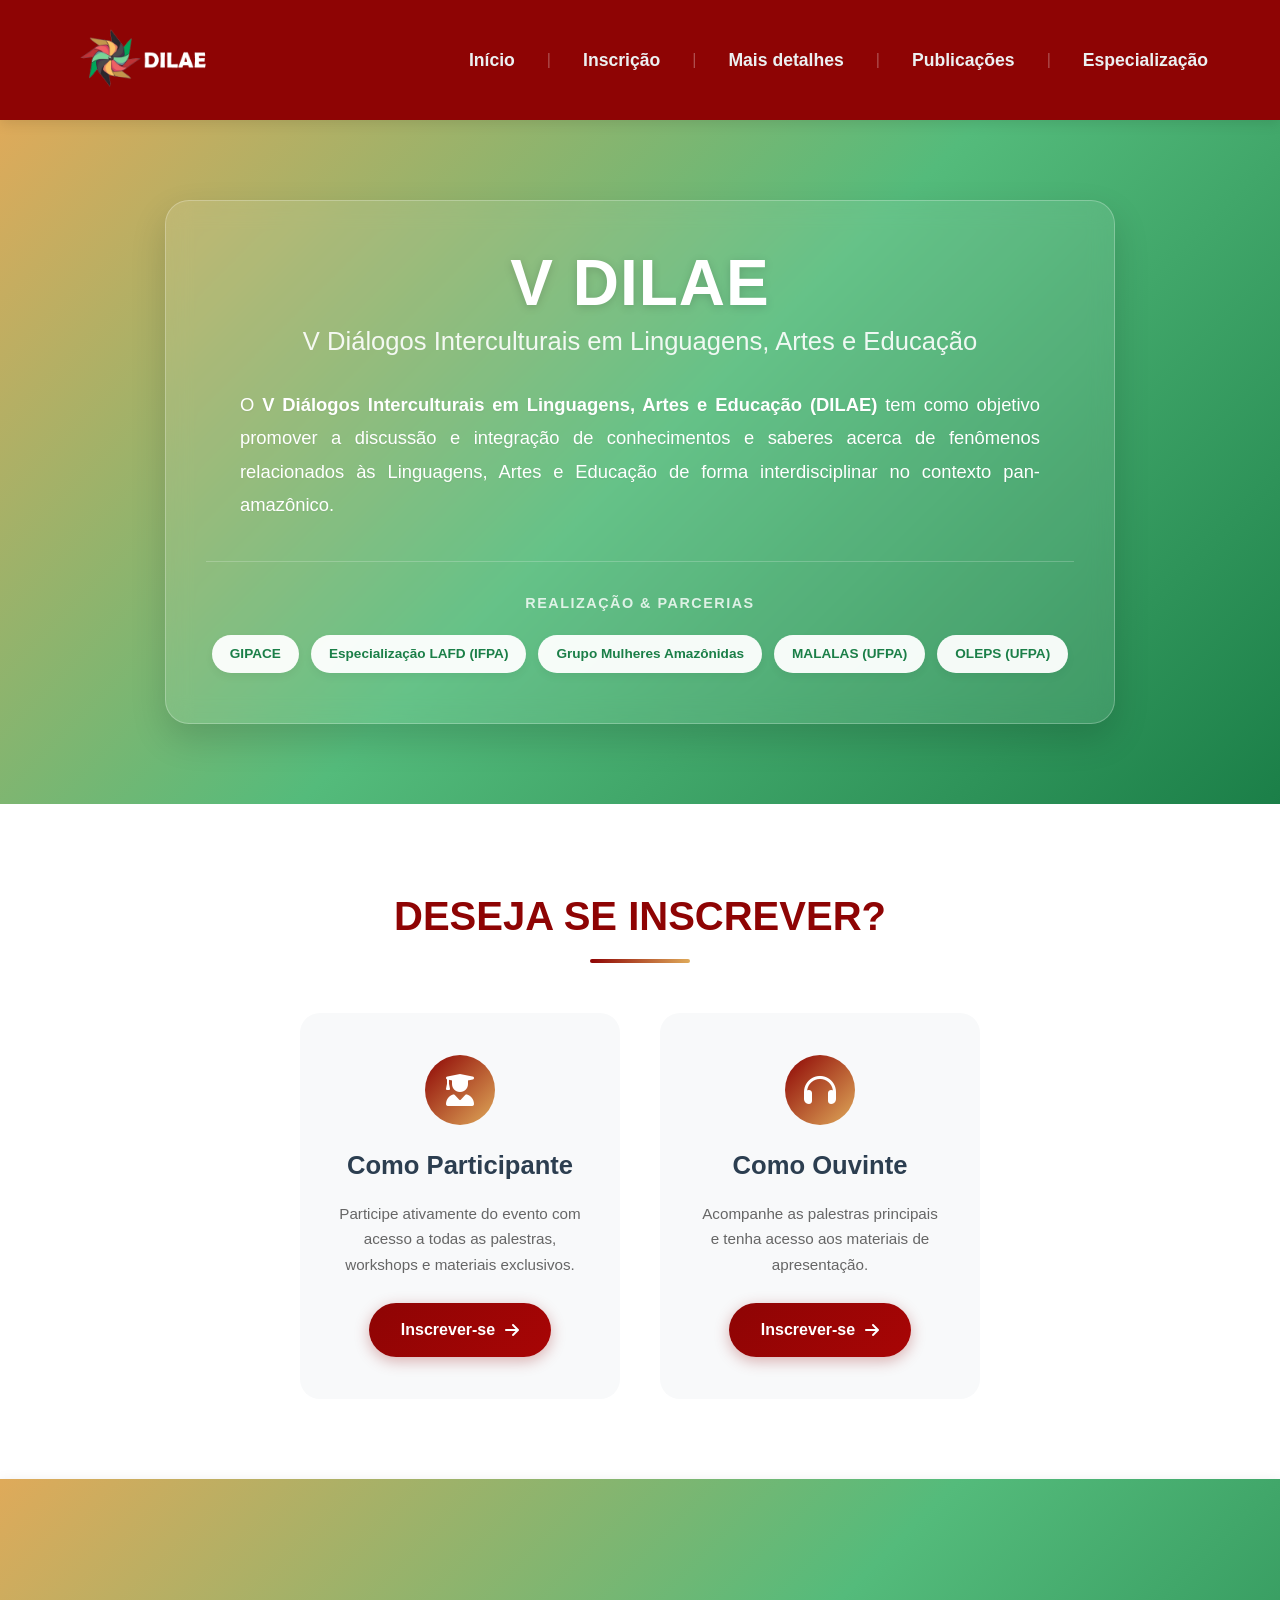
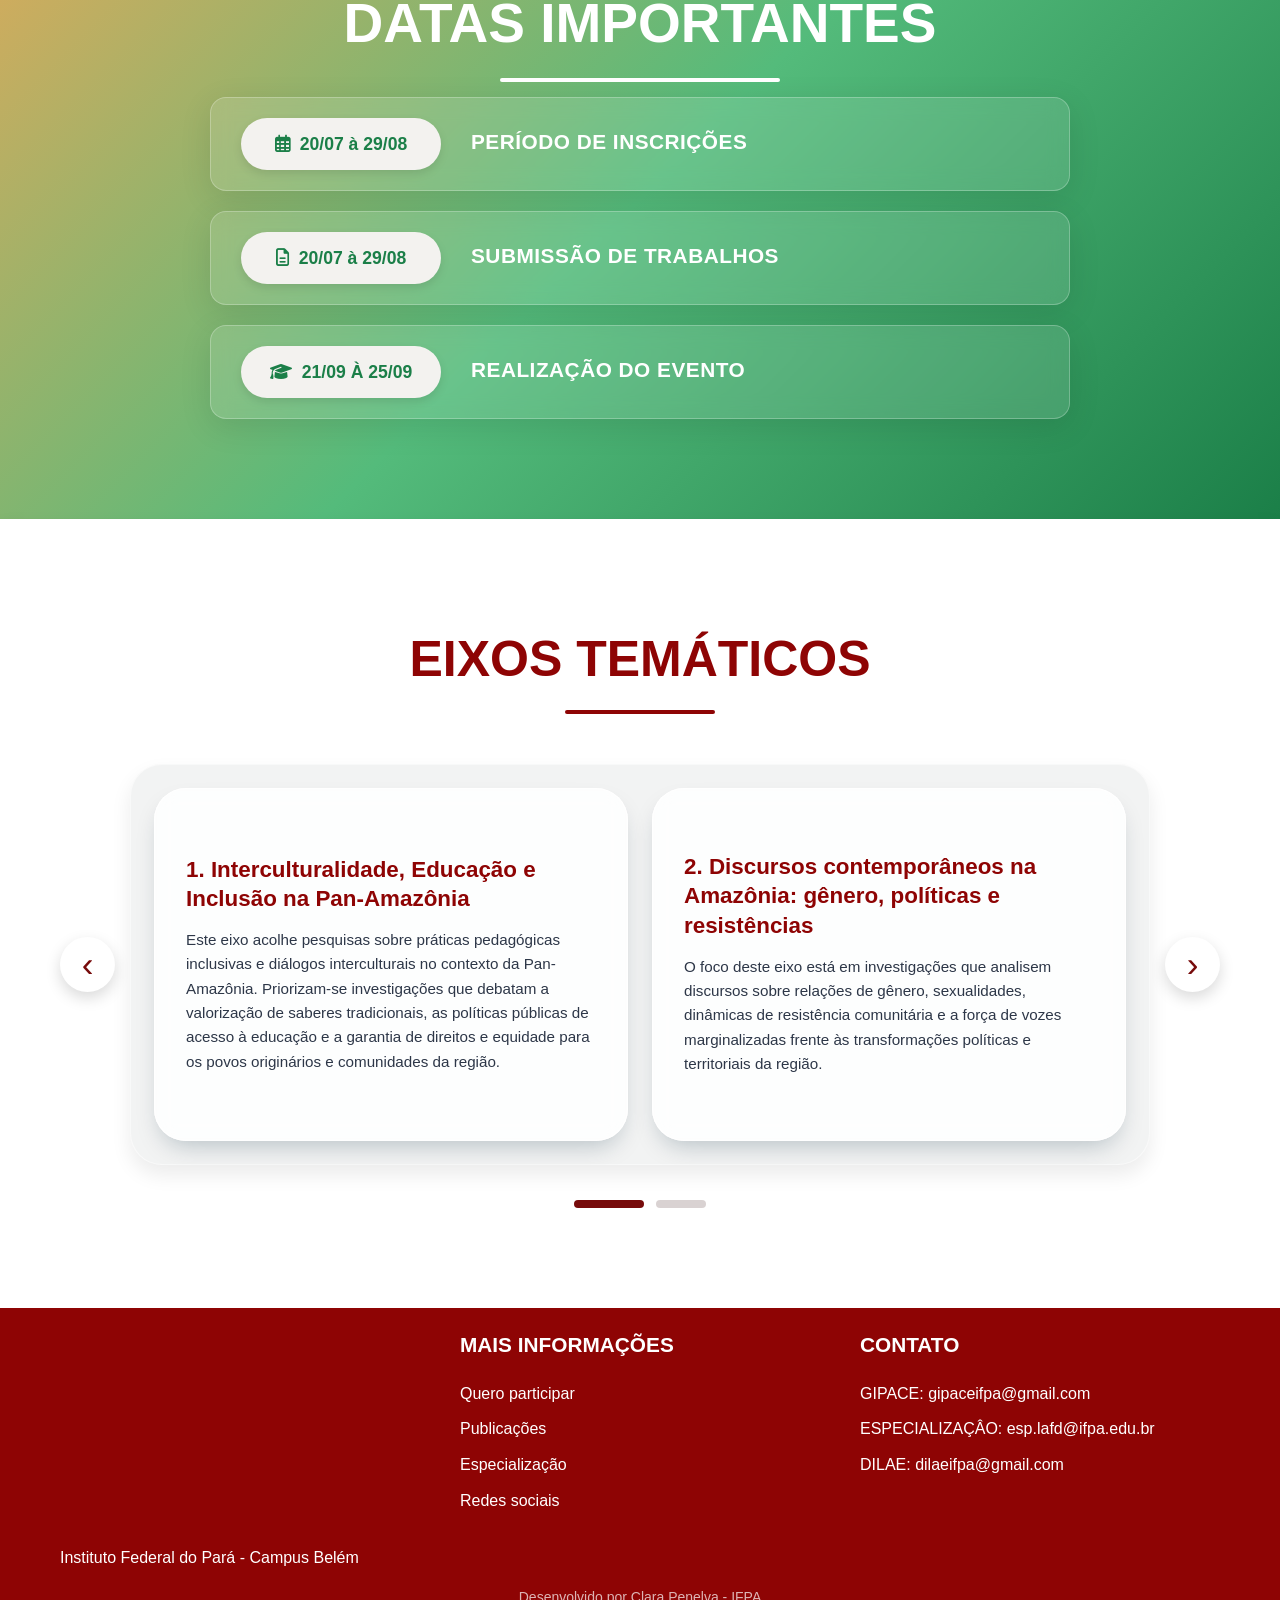
<file: index.html>
<!DOCTYPE html>
<html lang="pt-br">
<head>
    <meta charset="UTF-8">
    <meta name="viewport" content="width=device-width, initial-scale=1.0">
    <title>Evento - Página Principal</title>
    <link rel="stylesheet" href="https://cdnjs.cloudflare.com/ajax/libs/font-awesome/6.4.0/css/all.min.css">
    <link rel="stylesheet" href="styles.css">
</head>

<body>
    <!-- Header com Menu -->
    <header>
        <div class="container menu-container">
            <div class="logo-container">
                <img src="lohoheader.png" alt="Logo do Evento" class="logo-img">
            </div>
            
            <!-- Botão Hamburguer -->
            <div class="menu-toggle" id="menuToggle">
                <i class="fas fa-bars"></i>
            </div>
            
            <!-- Menu Desktop -->
            <nav class="menu-nav desktop-menu" id="menuNav">
                <ul>
                    <li><a href="#resumo" class="menu-link" data-target="resumo">Início</a></li>
                    <li class="menu-divider">|</li>
                    <li><a href="#inscricao" class="menu-link" data-target="inscricao">Inscrição</a></li>
                    <li class="menu-divider">|</li>
                    <li><a href="detalhes.html" class="menu-link">Mais detalhes</a></li>
                    <li class="menu-divider">|</li>
                    <li><a href="publicacoes.html" class="menu-link">Publicações</a></li>
                    <li class="menu-divider">|</li>
                    <li><a href="gipace.html" class="menu-link">Especialização</a></li>
                </ul>
            </nav>
        </div>

        <!-- Menu Mobile (overlay) -->
        <div class="mobile-menu-overlay" id="mobileMenuOverlay">
            <div class="mobile-menu-content">
                <div class="mobile-menu-header">
                    <span class="mobile-menu-title">MENU</span>
                    <button class="mobile-menu-close" id="menuClose">
                        <i class="fas fa-times"></i>
                    </button>
                </div>
                <nav class="mobile-menu-nav">
                    <ul>
                        <li><a href="#resumo" class="mobile-link active" data-target="resumo">Início</a></li>
                        <li><a href="#inscricao" class="mobile-link" data-target="inscricao">Inscrição</a></li>
                        <li><a href="detalhes.html" class="mobile-link">Mais detalhes</a></li>
                        <li><a href="publicacoes.html" class="mobile-link">Publicações</a></li>
                        <li><a href="gipace.html" class="mobile-link">Especialização</a></li>
                    </ul>
                </nav>
            </div>
        </div>
    </header>

    <section class="apresentacao-evento" id="resumo">
        <div class="container">
            <div class="apresentacao-card">
                <h1>V DILAE</h1>
                <h2>V Diálogos Interculturais em Linguagens, Artes e Educação</h2>
                
                <p class="evento-descricao">
                    O <strong>V Diálogos Interculturais em Linguagens, Artes e Educação (DILAE)</strong> tem como objetivo promover a discussão e integração de conhecimentos e saberes acerca de fenômenos relacionados às Linguagens, Artes e Educação de forma interdisciplinar no contexto pan-amazônico.
                </p>

                <div class="organizadores-container">
                    <h3>REALIZAÇÃO & PARCERIAS</h3>
                    <div class="organizadores-tags">
                        <span class="tag-org">GIPACE</span>
                        <span class="tag-org">Especialização LAFD (IFPA)</span>
                        <span class="tag-org">Grupo Mulheres Amazônidas</span>
                        <span class="tag-org">MALALAS (UFPA)</span>
                        <span class="tag-org">OLEPS (UFPA)</span>
                    </div>
                </div>
            </div>
        </div>
    </section>

    <!-- Seção de Inscrição -->
    <section class="inscricao" id="inscricao">
        <div class="container">
            <h2>DESEJA SE INSCREVER?</h2>
            <div class="opcoes-inscricao">
                <div class="opcao">
                    <div class="opcao-icon">
                        <i class="fas fa-user-graduate"></i>
                    </div>
                    <h3>Como Participante</h3>
                    <p>Participe ativamente do evento com acesso a todas as palestras, workshops e materiais exclusivos.</p>
                    <a href="https://forms.gle/CgTDR6q7Hahr9FVp6" class="btn-inscricao">Inscrever-se <i class="fas fa-arrow-right"></i></a>
                </div>
                <div class="opcao">
                    <div class="opcao-icon">
                        <i class="fas fa-headphones"></i>
                    </div>
                    <h3>Como Ouvinte</h3>
                    <p>Acompanhe as palestras principais e tenha acesso aos materiais de apresentação.</p>
                    <a href="https://forms.gle/Tiye6kiETq65263W9" class="btn-inscricao">Inscrever-se <i class="fas fa-arrow-right"></i></a>
                </div>
            </div>
        </div>
    </section>

    <!-- Seção Cronograma -->
    <section class="cronograma" id="cronograma">
        <div class="container cronograma-container">
            <h2>DATAS IMPORTANTES</h2>
            
            <div class="cronograma-timeline">
                <div class="cronograma-item">
                    <div class="cronograma-badge destaque">
                        <i class="fa-regular fa-calendar-days"></i>
                        <span class="cronograma-data">20/07 à 29/08</span>
                    </div>
                    <div class="cronograma-descricao">
                        <h3>PERÍODO DE INSCRIÇÕES</h3>
                    </div>
                </div>

                <div class="cronograma-item">
                    <div class="cronograma-badge destaque">
                        <i class="fa-regular fa-file-lines"></i>
                        <span class="cronograma-data">20/07 à 29/08</span>
                    </div>
                    <div class="cronograma-descricao">
                        <h3>SUBMISSÃO DE TRABALHOS</h3>
                    </div>
                </div>

                <div class="cronograma-item">
                    <div class="cronograma-badge destaque">
                        <i class="fa-solid fa-graduation-cap"></i>
                        <span class="cronograma-data">21/09 À 25/09</span>
                    </div>
                    <div class="cronograma-descricao">
                        <h3>REALIZAÇÃO DO EVENTO</h3>
                    </div>
                </div>
            </div>
        </div>
    </section>

    <section class="carrossel-section" id="tematico">
        <div class="container">
            <h2>EIXOS TEMÁTICOS</h2>

            <div class="carousel-container"> 
                <button class="nav-btn" id="prevBtn" aria-label="Slide anterior">‹</button>

                <div class="carousel-track-wrapper">
                    <div class="carousel-track" id="carouselTrack">
                        <!-- SLIDE 1 -->
                        <div class="slide" data-slide="1">
                            <div class="bloco">
                                <h3>1. Interculturalidade, Educação e Inclusão na Pan-Amazônia</h3>
                                <p>Este eixo acolhe pesquisas sobre práticas pedagógicas inclusivas e diálogos interculturais no contexto da Pan-Amazônia. Priorizam-se investigações que debatam a valorização de saberes tradicionais, as políticas públicas de acesso à educação e a garantia de direitos e equidade para os povos originários e comunidades da região.</p>
                            </div>
                            <div class="bloco">
                                <h3>2. Discursos contemporâneos na Amazônia: gênero, políticas e resistências</h3>
                                <p>O foco deste eixo está em investigações que analisem discursos sobre relações de gênero, sexualidades, dinâmicas de resistência comunitária e a força de vozes marginalizadas frente às transformações políticas e territoriais da região.</p>
                            </div>
                        </div>

                        <!-- SLIDE 2 -->
                        <div class="slide" data-slide="2">
                            <div class="bloco">
                                <h3>3. Artes, interculturalidades e Processos de criação na Pan-Amazônia</h3>
                                <p>Este eixo acolhe investigações sobre as manifestações artísticas, estéticas e os processos criativos na Pan-Amazônia sob uma perspectiva intercultural. Valorizam-se estudos que debatam as artes visuais, cênicas e populares, o diálogo entre saberes tradicionais e contemporâneos, e o papel da arte como expressão de identidade e resistência regional.</p>
                            </div>
                            <div class="bloco">
                                <h3>4. Imaginários e narrativas amazônicas: culturas, memorias e identidades</h3>
                                <p>Este eixo acolhe pesquisas que investigam as diversas formas de representação, simbologias e tradições orais e escritas que moldam a Amazônia. O foco está em estudos sobre a construção de memórias coletivas, a preservação de identidades locais e a circulação de saberes que tecem o imaginário social e cultural da região.</p>
                            </div>
                        </div>
                    </div>
                </div>

                <button class="nav-btn" id="nextBtn" aria-label="Próximo slide">›</button>
            </div>

            <div class="carousel-indicators" id="indicators">
                <span class="indicator active" data-index="0"></span>
                <span class="indicator" data-index="1"></span>
            </div>
        </div>
    </section>

    <!-- Footer -->
    <footer>
        <div class="container">
            <div class="footer-content">
                <div class="footer-column">
                    <div class="mapbox"></div>
                    <iframe src="https://www.google.com/maps/embed?pb=!1m18!1m12!1m3!1d39885630163608703!2d-48.46026594357269!3d-1.437298296395028!2m3!1f0!2f0!3f0!3m2!1i1024!2i768!4f13.1!3m3!1m2!1s0x92a48c12e611982f%3A0x5ace4d45a86e975d!2sIFPA%20-%20Instituto%20Federal%20de%20Educa%C3%A7%C3%A3o%2C%20Ci%C3%AAncia%20e%20Tecnologia%20do%20Par%C3%A1%2C%20Campus%20Bel%C3%A9m!5e0!3m2!1spt-BR!2sbr!4v1724461632083!5m2!1spt-BR!2sbr" width="300px" height="210" style="border:0;" allowfullscreen="" loading="lazy" referrerpolicy="no-referrer-when-downgrade"></iframe>
                    <p style="color: #fff;">Instituto Federal do Pará - Campus Belém</p>
                </div>
                <div class="footer-column">
                    <h3>MAIS INFORMAÇÕES</h3>
                    <a href="detalhes.html">Quero participar</a>
                    <a href="publicacoes.html">Publicações</a>
                    <a href="gipace.html">Especialização</a>
                    <a href="https://www.instagram.com/dilaeifpa/">Redes sociais</a>
                </div>
                <div class="footer-column">
                    <h3>CONTATO</h3>
                    <p>GIPACE: gipaceifpa@gmail.com</p>
                    <p>ESPECIALIZAÇÂO: esp.lafd@ifpa.edu.br</p>
                    <p>DILAE: dilaeifpa@gmail.com</p>
                </div>
            </div>
            <div class="creditos"> 
                <p>Desenvolvido por Clara Penelva - IFPA</p>
            </div>
        </div>
    </footer>

    <script src="script.js"></script>
</body>
</html>
</file>
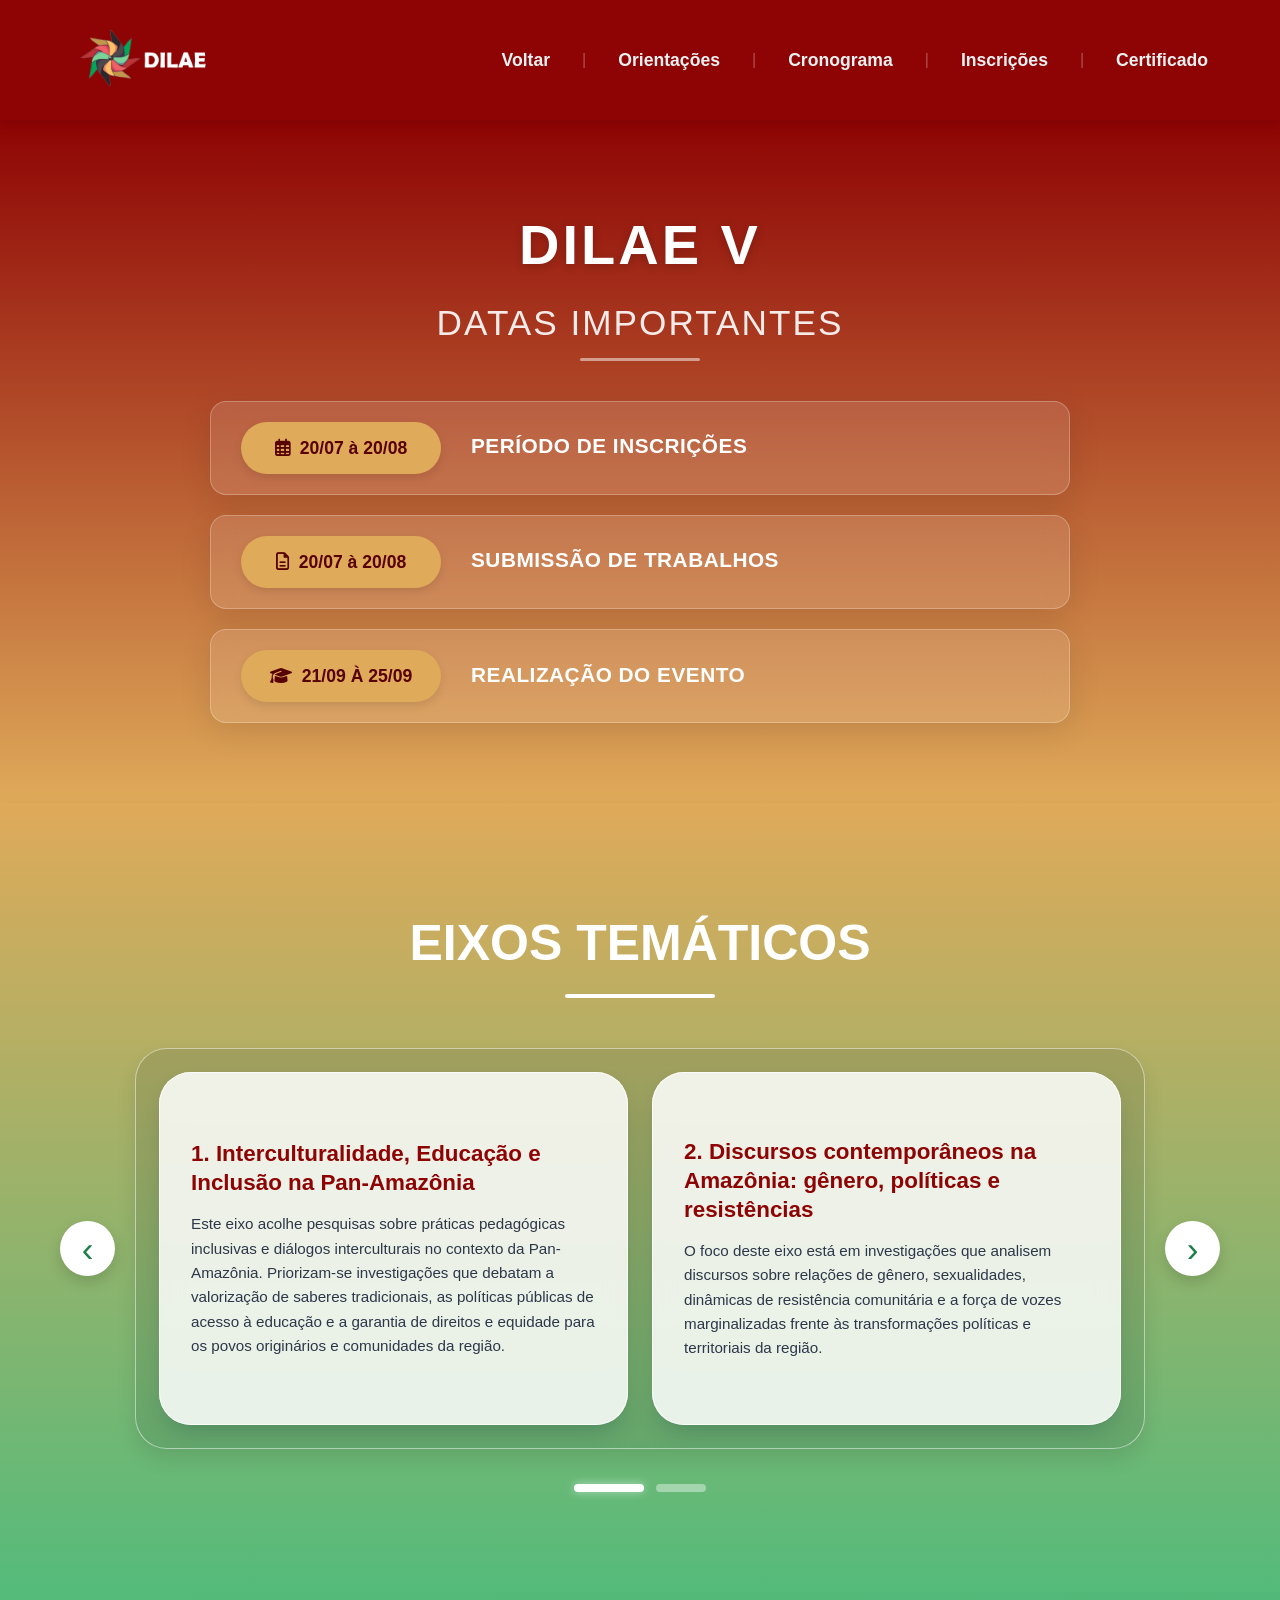
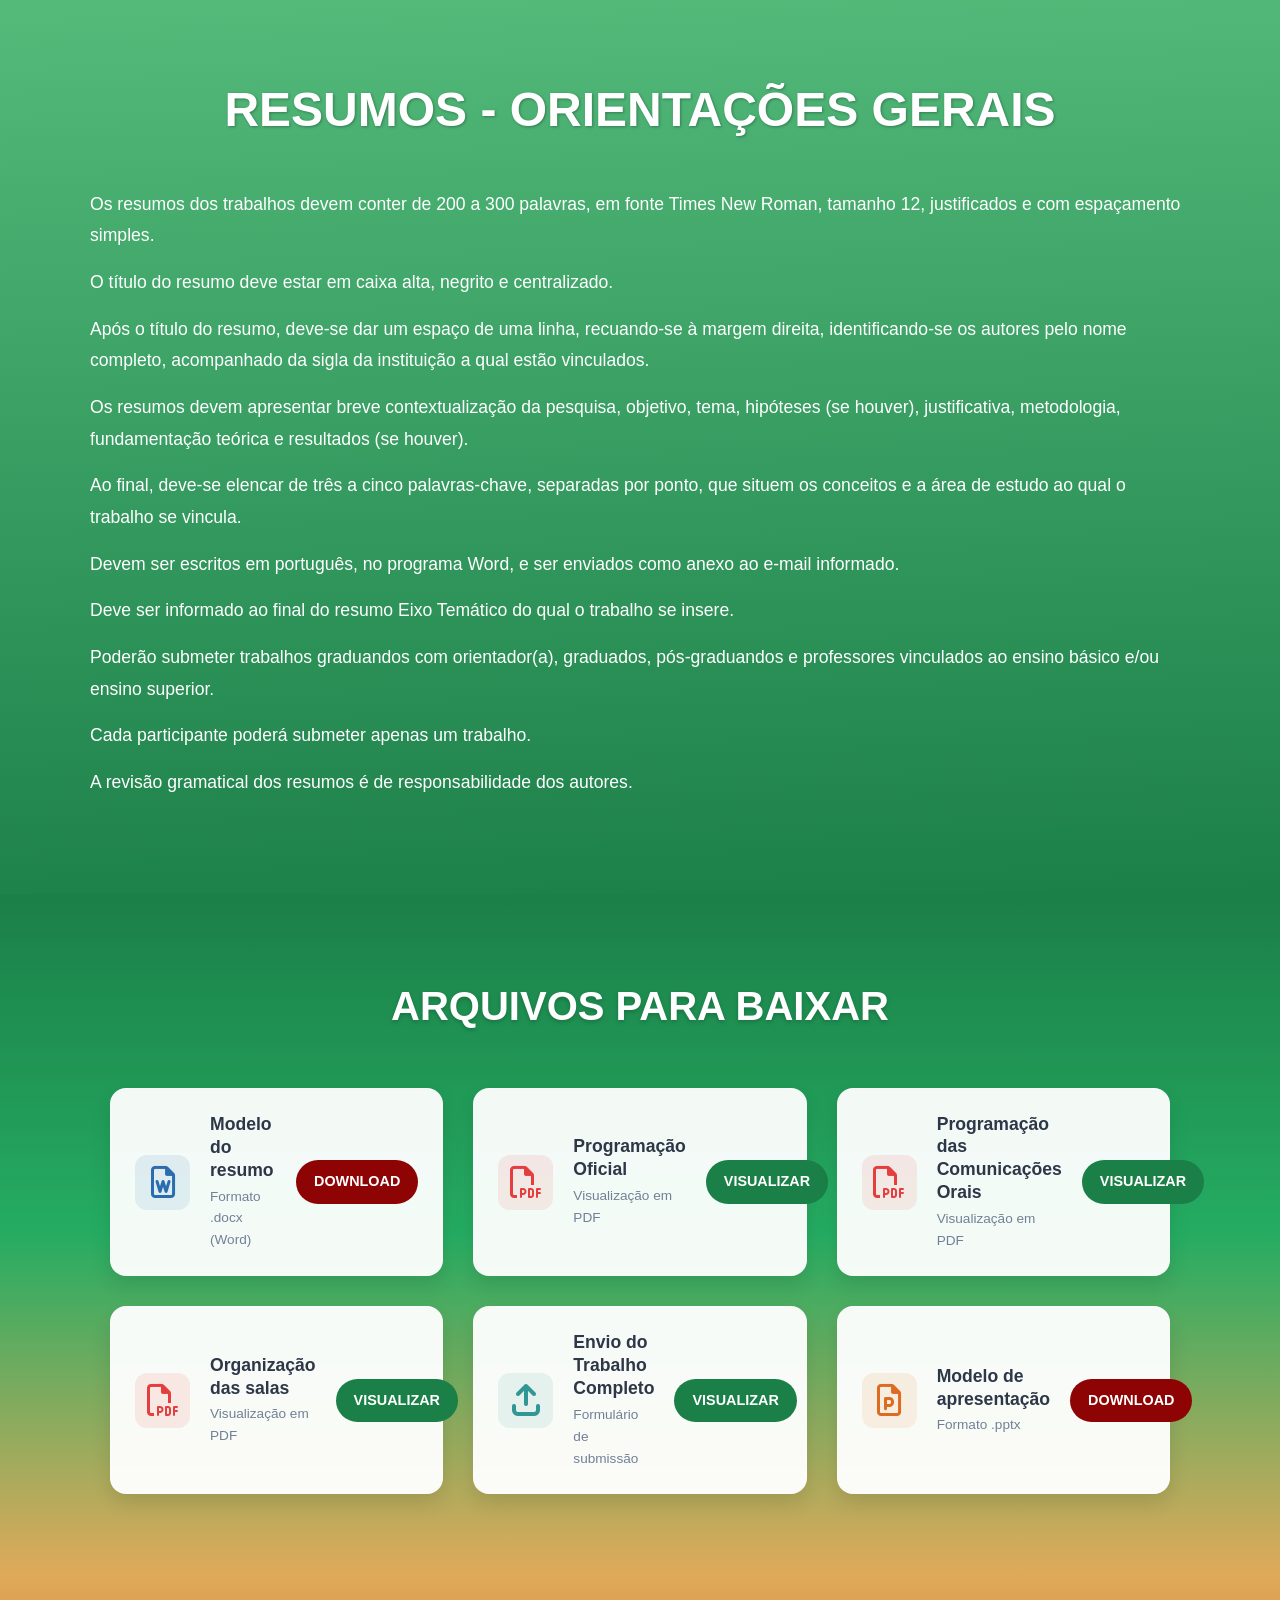
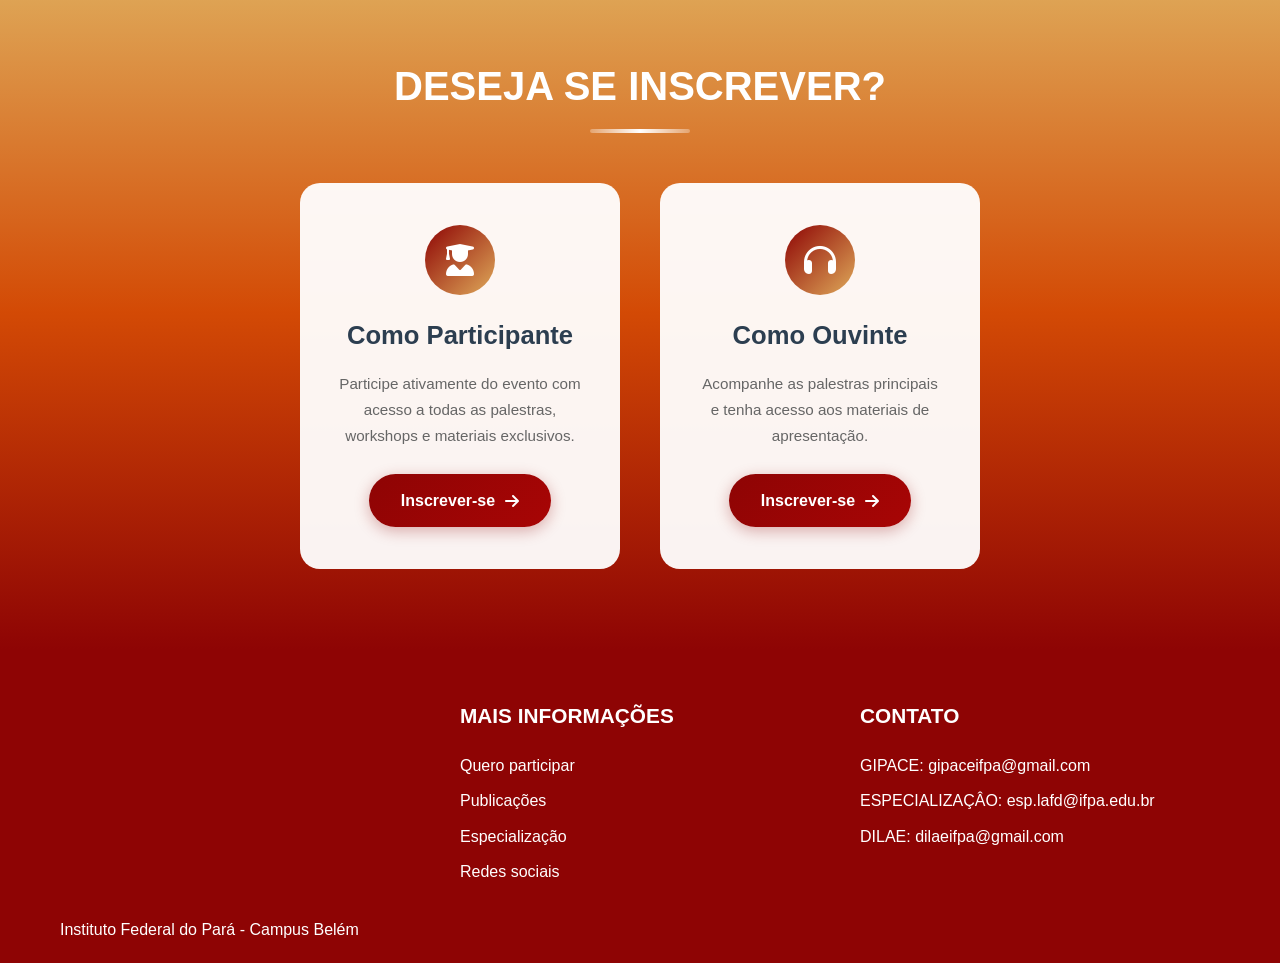
<file: detalhes.html>
<!DOCTYPE html>
<html lang="pt-br">
<head>
    <meta charset="UTF-8">
    <meta name="viewport" content="width=device-width, initial-scale=1.0">
    <title>Detalhes do evento</title>
    <link rel="stylesheet" href="https://cdnjs.cloudflare.com/ajax/libs/font-awesome/6.4.0/css/all.min.css">
    <link rel="stylesheet" href="detalhes.css">
</head>

<body>
    <!-- Header com Menu -->
    <header>
        <div class="container menu-container">
            <div class="logo-container">
                <img src="lohoheader.png" alt="Logo do Evento" class="logo-img">
            </div>
            
            <!-- Botão Hamburguer -->
            <div class="menu-toggle" id="menuToggle">
                <i class="fas fa-bars"></i>
            </div>
            
            <!-- Menu Desktop -->
            <nav class="menu-nav desktop-menu" id="menuNav">
                <ul>
                    <li><a href="index.html">Voltar</a></li>
                    <li class="menu-divider">|</li>
                    <li><a href="#hero">Orientações</a></li>
                    <li class="menu-divider">|</li>
                    <li><a href="#cronograma">Cronograma</a></li>
                    <li class="menu-divider">|</li>
                    <li><a href="#inscricao">Inscrições</a></li>
                    <li class="menu-divider">|</li>
                    <li><a href="#">Certificado</a></li>
                </ul>
            </nav>
        </div>

        <!-- Menu Mobile (overlay) -->
        <div class="mobile-menu-overlay" id="mobileMenuOverlay">
            <div class="mobile-menu-content">
                <div class="mobile-menu-header">
                    <span class="mobile-menu-title">MENU</span>
                    <button class="mobile-menu-close" id="menuClose">
                        <i class="fas fa-times"></i>
                    </button>
                </div>
                <nav class="mobile-menu-nav">
                    <ul>
                        <li><a href="index.html" class="mobile-link">Voltar</a></li>
                        <li><a href="#hero" class="mobile-link active">Orientações</a></li>
                        <li><a href="#cronograma" class="mobile-link">Cronograma</a></li>
                        <li><a href="#inscricao" class="mobile-link">Inscrições</a></li>
                        <li><a href="#" class="mobile-link">Certificado</a></li>
                    </ul>
                </nav>
            </div>
        </div>
    </header>

    <!-- Seção Cronograma -->
    <section class="cronograma" id="cronograma">
        <div class="container cronograma-container">
            <div class="cronograma-titulo">
                <span class="cronograma-dilae">DILAE V</span>
                <h2>DATAS IMPORTANTES</h2>
            </div>
            
            <div class="cronograma-timeline">
                <div class="cronograma-item">
                    <div class="cronograma-badge destaque">
                        <i class="fa-regular fa-calendar-days"></i>
                        <span class="cronograma-data">20/07 à 20/08</span>
                    </div>
                    <div class="cronograma-descricao">
                        <h3>PERÍODO DE INSCRIÇÕES</h3>
                    </div>
                </div>

                <div class="cronograma-item">
                    <div class="cronograma-badge destaque">
                        <i class="fa-regular fa-file-lines"></i>
                        <span class="cronograma-data">20/07 à 20/08</span>
                    </div>
                    <div class="cronograma-descricao">
                        <h3>SUBMISSÃO DE TRABALHOS</h3>
                    </div>
                </div>

                <div class="cronograma-item">
                    <div class="cronograma-badge destaque">
                        <i class="fa-solid fa-graduation-cap"></i>
                        <span class="cronograma-data">21/09 À 25/09</span>
                    </div>
                    <div class="cronograma-descricao">
                        <h3>REALIZAÇÃO DO EVENTO</h3>
                    </div>
                </div>
            </div>
        </div>
    </section>

    <!-- Seção Carrossel - Eixos Temáticos -->
    <section class="carrossel-section" id="tematico">
        <div class="container">
            <h2>EIXOS TEMÁTICOS</h2>

            <div class="carousel-container">
                <button class="nav-btn" id="prevSlide" aria-label="Slide anterior">‹</button>

                <div class="carousel-track-wrapper">
                    <div class="carousel-track" id="carouselTrack">
                        <div class="slide" data-slide="1">
                            <div class="bloco">
                                <h3>1. Interculturalidade, Educação e Inclusão na Pan-Amazônia</h3>
                                <p>Este eixo acolhe pesquisas sobre práticas pedagógicas inclusivas e diálogos interculturais no contexto da Pan-Amazônia. Priorizam-se investigações que debatam a valorização de saberes tradicionais, as políticas públicas de acesso à educação e a garantia de direitos e equidade para os povos originários e comunidades da região.</p>
                            </div>
                            <div class="bloco">
                                <h3>2. Discursos contemporâneos na Amazônia: gênero, políticas e resistências</h3>
                                <p>O foco deste eixo está em investigações que analisem discursos sobre relações de gênero, sexualidades, dinâmicas de resistência comunitária e a força de vozes marginalizadas frente às transformações políticas e territoriais da região.</p>
                            </div>
                        </div>

                        <div class="slide" data-slide="2">
                            <div class="bloco">
                                <h3>3. Artes, interculturalidades e Processos de criação na Pan-Amazônia</h3>
                                <p>Este eixo acolhe investigações sobre as manifestações artísticas, estéticas e os processos criativos na Pan-Amazônia sob uma perspectiva intercultural. Valorizam-se estudos que debatam as artes visuais, cênicas e populares, o diálogo entre saberes tradicionais e contemporâneos, e o papel da arte como expressão de identidade e resistência regional.</p>
                            </div>
                            <div class="bloco">
                                <h3>4. Imaginários e narrativas amazônicas: culturas, memorias e identidades</h3>
                                <p>Este eixo acolhe pesquisas que investigam as diversas formas de representação, simbologias e tradições orais e escritas que moldam a Amazônia. O foco está em estudos sobre a construção de memórias coletivas, a preservação de identidades locais e a circulação de saberes que tecem o imaginário social e cultural da região.</p>
                            </div>
                        </div>
                    </div>
                </div>

                <button class="nav-btn" id="nextSlide" aria-label="Próximo slide">›</button>
            </div>

            <div class="carousel-indicators" id="indicators">
                <span class="indicator active" data-index="0"></span>
                <span class="indicator" data-index="1"></span>
            </div>
        </div>
    </section>

    <!-- Seção Principal - Orientações -->
    <section class="hero" id="hero">
        <div class="container">
            <h1>RESUMOS - ORIENTAÇÕES GERAIS</h1>
            <div class="hero-content">
                <p>Os resumos dos trabalhos devem conter de 200 a 300 palavras, em fonte Times New Roman, tamanho 12, justificados e com espaçamento simples.</p>
                <p>O título do resumo deve estar em caixa alta, negrito e centralizado.</p>
                <p>Após o título do resumo, deve-se dar um espaço de uma linha, recuando-se à margem direita, identificando-se os autores pelo nome completo, acompanhado da sigla da instituição a qual estão vinculados.</p>
                <p>Os resumos devem apresentar breve contextualização da pesquisa, objetivo, tema, hipóteses (se houver), justificativa, metodologia, fundamentação teórica e resultados (se houver).</p>
                <p>Ao final, deve-se elencar de três a cinco palavras-chave, separadas por ponto, que situem os conceitos e a área de estudo ao qual o trabalho se vincula.</p>
                <p>Devem ser escritos em português, no programa Word, e ser enviados como anexo ao e-mail informado.</p>
                <p>Deve ser informado ao final do resumo Eixo Temático do qual o trabalho se insere.</p>
                <p>Poderão submeter trabalhos graduandos com orientador(a), graduados, pós-graduandos e professores vinculados ao ensino básico e/ou ensino superior.</p>
                <p>Cada participante poderá submeter apenas um trabalho.</p>
                <p>A revisão gramatical dos resumos é de responsabilidade dos autores.</p>
            </div>
        </div>
    </section>

    <!-- Seção de Downloads -->
    <section class="download">
        <div class="container download-container">
            <h1>ARQUIVOS PARA BAIXAR</h1>
            
            <div class="arquivos-grid">
                <div class="arquivo-card">
                    <div class="card-icon docx">
                        <i class="fa-regular fa-file-word"></i>
                    </div>
                    <div class="card-info">
                        <h3>Modelo do resumo</h3>
                        <p>Formato .docx (Word)</p>
                    </div>
                    <a href="V DILAE 2026_Primeira circular_regras de submissã_260729_151312.pdf" class="btn-download">DOWNLOAD</a>
                </div>

                <div class="arquivo-card">
                    <div class="card-icon pdf">
                        <i class="fa-regular fa-file-pdf"></i>
                    </div>
                    <div class="card-info">
                        <h3>Programação Oficial</h3>
                        <p>Visualização em PDF</p>
                    </div>
                    <a href="Programação oficial _ V DILAE _2026_260918_133518.pdf" target="_blank" class="btn-visualizar">VISUALIZAR</a>
                </div>

                
                <div class="arquivo-card">
                    <div class="card-icon pdf">
                        <i class="fa-regular fa-file-pdf"></i>
                    </div>
                    <div class="card-info">
                        <h3>Programação das Comunicações Orais</h3>
                        <p>Visualização em PDF</p>
                    </div>
                    <a href="Programação das Comunicações Orais _ V DILAE _2026_260918_133629.pdf" target="_blank" class="btn-visualizar">VISUALIZAR</a>
                </div>

                <div class="arquivo-card">
                    <div class="card-icon pdf">
                        <i class="fa-regular fa-file-pdf"></i>
                    </div>
                    <div class="card-info">
                        <h3>Organização das salas</h3>
                        <p>Visualização em PDF</p>
                    </div>
                    <a href="Ensalamento Dilae.pdf" target="_blank" class="btn-visualizar">VISUALIZAR</a>
                </div>

                <div class="arquivo-card">
                    <div class="card-icon link">
                        <i class="fa-solid fa-arrow-up-from-bracket"></i>
                    </div>
                    <div class="card-info">
                        <h3>Envio do Trabalho Completo</h3>
                        <p>Formulário de submissão</p>
                    </div>
                    <a href="#" target="_blank" class="btn-visualizar">VISUALIZAR</a>
                </div>

                <div class="arquivo-card">
                    <div class="card-icon pptx">
                        <i class="fa-regular fa-file-powerpoint"></i>
                    </div>
                    <div class="card-info">
                        <h3>Modelo de apresentação</h3>
                        <p>Formato .pptx</p>
                    </div>
                    <a href="Apresentação V DILAE.pptx" class="btn-download">DOWNLOAD</a>
                </div>
            </div>
        </div>
    </section>

    <!-- Seção de Inscrição -->
    <section class="inscricao" id="inscricao">
        <div class="container">
            <h2>DESEJA SE INSCREVER?</h2>
            <div class="opcoes-inscricao">
                <div class="opcao">
                    <div class="opcao-icon">
                        <i class="fas fa-user-graduate"></i>
                    </div>
                    <h3>Como Participante</h3>
                    <p>Participe ativamente do evento com acesso a todas as palestras, workshops e materiais exclusivos.</p>
                    <a href="https://forms.gle/CgTDR6q7Hahr9FVp6" class="btn-inscricao">Inscrever-se <i class="fas fa-arrow-right"></i></a>
                </div>
                <div class="opcao">
                    <div class="opcao-icon">
                        <i class="fas fa-headphones"></i>
                    </div>
                    <h3>Como Ouvinte</h3>
                    <p>Acompanhe as palestras principais e tenha acesso aos materiais de apresentação.</p>
                    <a href="#" class="btn-inscricao">Inscrever-se <i class="fas fa-arrow-right"></i></a>
                </div>
            </div>
        </div>
    </section>

    <!-- Footer -->
    <footer>
        <div class="container">
            <div class="footer-content">
                <div class="footer-column">
                    <div class="mapbox"></div>
                    <iframe src="https://www.google.com/maps/embed?pb=!1m18!1m12!1m3!1d39885630163608703!2d-48.46026594357269!3d-1.437298296395028!2m3!1f0!2f0!3f0!3m2!1i1024!2i768!4f13.1!3m3!1m2!1s0x92a48c12e611982f%3A0x5ace4d45a86e975d!2sIFPA%20-%20Instituto%20Federal%20de%20Educa%C3%A7%C3%A3o%2C%20Ci%C3%AAncia%20e%20Tecnologia%20do%20Par%C3%A1%2C%20Campus%20Bel%C3%A9m!5e0!3m2!1spt-BR!2sbr!4v1724461632083!5m2!1spt-BR!2sbr" width="300px" height="210" style="border:0;" allowfullscreen="" loading="lazy" referrerpolicy="no-referrer-when-downgrade"></iframe>
                    <p style="color: #fff;">Instituto Federal do Pará - Campus Belém</p>
                </div>
                <div class="footer-column">
                    <h3>MAIS INFORMAÇÕES</h3>
                    <a href="#">Quero participar</a>
                    <a href="publicacoes.html">Publicações</a>
                    <a href="gipace.html">Especialização</a>
                    <a href="https://www.instagram.com/dilaeifpa/">Redes sociais</a>
                </div>
                <div class="footer-column">
                    <h3>CONTATO</h3>
                    <p>GIPACE: gipaceifpa@gmail.com</p>
                    <p>ESPECIALIZAÇÂO: esp.lafd@ifpa.edu.br</p>
                    <p>DILAE: dilaeifpa@gmail.com</p>
                </div>
            </div>
        </div>
    </footer>

    <script src="detalhe.js"></script>
</body>
</html>
</file>
<file: styles.css>
* {
    margin: 0;
    padding: 0;
    box-sizing: border-box;
    font-family: 'Segoe UI', Tahoma, Geneva, Verdana, sans-serif;
}

body {
    background-color: #f5f7fa;
    color: #333;
    line-height: 1.6;
}

.container {
    max-width: 1200px;
    margin: 0 auto;
    padding: 0 20px;
}

/* Header e Menu */
header {
    background-color: #8e0404;
    color: white;
    padding: 0px 0;
    position: sticky;
    top: 0;
    z-index: 100;
    box-shadow: 0 4px 12px rgba(0, 0, 0, 0.1);
}

.menu-container {
    display: flex;
    justify-content: space-between;
    align-items: center;
}

.logo-container {
    display: flex;
    align-items: center;
    gap: 15px;
}

.logo-img {
    height: 120px;
    width: auto;
    border-radius: 8px;
    object-fit: cover;
}

.logo-text {
    font-size: 1.8rem;
    font-weight: 700;
    color: #ecf0f1;
}

/* Menu Desktop */
.menu-nav ul {
    display: flex;
    list-style: none;
    gap: 20px;
    align-items: center;
}

.menu-nav li {
    list-style: none;
}

.menu-nav a {
    color: #ecf0f1;
    text-decoration: none;
    font-weight: 600;
    font-size: 1.1rem;
    padding: 8px 12px;
    border-radius: 4px;
    transition: all 0.3s ease;
}

.menu-nav a:hover {
    background-color: #ffffff;
    color: #8e0404;
}

.menu-divider {
    color: rgba(255, 255, 255, 0.3);
    font-weight: 300;
}

.menu-toggle {
    display: none;
    font-size: 1.8rem;
    cursor: pointer;
    color: white;
    background: none;
    border: none;
    padding: 10px;
}

/* ============================================
   MENU MOBILE - OVERLAY ESTILO MODERNO
   ============================================ */
.mobile-menu-overlay {
    position: fixed;
    top: 0;
    right: -100%;
    width: 100%;
    max-width: 380px;
    height: 100vh;
    background-color: #8e0404;
    z-index: 1000;
    transition: right 0.4s cubic-bezier(0.22, 1, 0.36, 1);
    box-shadow: -10px 0 40px rgba(0, 0, 0, 0.3);
    overflow-y: auto;
}

.mobile-menu-overlay.active {
    right: 0;
}

.mobile-menu-content {
    padding: 30px 25px;
    display: flex;
    flex-direction: column;
    height: 100%;
}

.mobile-menu-header {
    display: flex;
    justify-content: space-between;
    align-items: center;
    padding-bottom: 25px;
    border-bottom: 1px solid rgba(255, 255, 255, 0.15);
    margin-bottom: 30px;
}

.mobile-menu-title {
    font-size: 1.1rem;
    font-weight: 700;
    color: rgba(255, 255, 255, 0.6);
    letter-spacing: 2px;
}

.mobile-menu-close {
    background: rgba(255, 255, 255, 0.1);
    border: none;
    color: white;
    width: 44px;
    height: 44px;
    border-radius: 50%;
    font-size: 1.4rem;
    cursor: pointer;
    transition: all 0.3s ease;
    display: flex;
    align-items: center;
    justify-content: center;
}

.mobile-menu-close:hover {
    background: rgba(255, 255, 255, 0.2);
    transform: rotate(90deg);
}

.mobile-menu-nav ul {
    list-style: none;
    display: flex;
    flex-direction: column;
    gap: 5px;
}

.mobile-menu-nav li {
    list-style: none;
}

.mobile-menu-nav a {
    display: block;
    color: rgba(255, 255, 255, 0.7);
    text-decoration: none;
    font-size: 1.2rem;
    font-weight: 500;
    padding: 14px 18px;
    border-radius: 12px;
    transition: all 0.3s ease;
    letter-spacing: 0.3px;
}

.mobile-menu-nav a:hover {
    background: rgba(255, 255, 255, 0.08);
    color: white;
    padding-left: 24px;
}

.mobile-menu-nav a.active {
    background: rgba(255, 255, 255, 0.15);
    color: #ffffff;
    padding-left: 24px;
    border-left: 4px solid #dfaa5a;
}

/* ============================================
   SEÇÃO DE APRESENTAÇÃO DO EVENTO
   ============================================ */
.apresentacao-evento {
    background: linear-gradient(135deg, #dfaa5a, #54bb7b, #1b7f48);
    padding: 80px 0;
    text-align: center;
    color: white;
}

.apresentacao-card {
    background: rgba(255, 255, 255, 0.1);
    backdrop-filter: blur(12px);
    -webkit-backdrop-filter: blur(12px);
    border: 1px solid rgba(255, 255, 255, 0.25);
    border-radius: 24px;
    padding: 50px 40px;
    max-width: 950px;
    margin: 0 auto;
    box-shadow: 0 15px 35px rgba(0, 0, 0, 0.15);
}

.apresentacao-card h1 {
    font-size: 4rem;
    font-weight: 800;
    margin: 0;
    line-height: 1;
    letter-spacing: 1px;
    text-shadow: 0 2px 10px rgba(0, 0, 0, 0.15);
}

.apresentacao-card h2 {
    font-size: 1.6rem;
    font-weight: 400;
    color: rgba(255, 255, 255, 0.9);
    margin: 10px 0 30px 0;
    line-height: 1.3;
}

.evento-descricao {
    font-size: 1.15rem;
    line-height: 1.8;
    color: #ffffff;
    max-width: 800px;
    margin: 0 auto 40px auto;
    text-align: justify;
    text-shadow: 0 1px 2px rgba(0, 0, 0, 0.05);
}

.evento-descricao strong {
    color: #ffffff;
    font-weight: 700;
}

.organizadores-container {
    border-top: 1px solid rgba(255, 255, 255, 0.2);
    padding-top: 30px;
}

.organizadores-container h3 {
    font-size: 0.9rem;
    font-weight: 700;
    color: rgba(255, 255, 255, 0.8);
    letter-spacing: 1.5px;
    margin-bottom: 20px;
}

.organizadores-tags {
    display: flex;
    justify-content: center;
    flex-wrap: wrap;
    gap: 12px;
}

.tag-org {
    background-color: rgba(255, 255, 255, 0.95);
    color: #1b7f48;
    padding: 8px 18px;
    font-size: 0.85rem;
    font-weight: 600;
    border-radius: 30px;
    box-shadow: 0 4px 8px rgba(0, 0, 0, 0.05);
    transition: all 0.2s ease;
}

.tag-org:hover {
    transform: translateY(-3px);
    background-color: #8e0404;
    color: white;
    box-shadow: 0 6px 12px rgba(142, 4, 4, 0.2);
}

@media (max-width: 768px) {
    .apresentacao-card {
        padding: 30px 20px;
    }
    .apresentacao-card h1 {
        font-size: 2.8rem;
    }
    .apresentacao-card h2 {
        font-size: 1.2rem;
    }
    .evento-descricao {
        font-size: 1rem;
        text-align: left;
    }
}

/* ==========================================================================
   SEÇÃO DE INSCRIÇÃO - ESTILO MODERNO
   ========================================================================== */
.inscricao {
    background-color: #ffffff;
    padding: 80px 0;
    text-align: center;
}

.inscricao h2 {
    color: #8e0404;
    margin-bottom: 50px;
    font-size: 2.5rem;
    position: relative;
    padding-bottom: 15px;
}

.inscricao h2::after {
    content: '';
    position: absolute;
    bottom: 0;
    left: 50%;
    transform: translateX(-50%);
    width: 100px;
    height: 4px;
    background: linear-gradient(90deg, #8e0404, #dfaa5a);
    border-radius: 2px;
}

.opcoes-inscricao {
    display: flex;
    justify-content: center;
    gap: 40px;
    flex-wrap: wrap;
}

.opcao {
    background: #f8f9fa;
    border-radius: 20px;
    padding: 40px 35px;
    width: 320px;
    transition: all 0.4s ease;
    border: 2px solid transparent;
    position: relative;
    overflow: hidden;
}

.opcao::before {
    content: '';
    position: absolute;
    top: 0;
    left: 0;
    right: 0;
    height: 4px;
    background: linear-gradient(90deg, #8e0404, #dfaa5a);
    opacity: 0;
    transition: opacity 0.4s ease;
}

.opcao:hover {
    transform: translateY(-8px);
    box-shadow: 0 20px 40px rgba(0, 0, 0, 0.1);
    border-color: #8e0404;
    background: #ffffff;
}

.opcao:hover::before {
    opacity: 1;
}

.opcao-icon {
    width: 70px;
    height: 70px;
    background: linear-gradient(135deg, #8e0404, #dfaa5a);
    border-radius: 50%;
    display: flex;
    align-items: center;
    justify-content: center;
    margin: 0 auto 20px auto;
    font-size: 2rem;
    color: white;
    transition: all 0.4s ease;
}

.opcao:hover .opcao-icon {
    transform: scale(1.1) rotate(-5deg);
    box-shadow: 0 10px 25px rgba(142, 4, 4, 0.3);
}

.opcao h3 {
    color: #2c3e50;
    margin-bottom: 15px;
    font-size: 1.6rem;
    font-weight: 700;
}

.opcao p {
    color: #666;
    margin-bottom: 25px;
    font-size: 0.95rem;
    line-height: 1.7;
}

.btn-inscricao {
    display: inline-flex;
    align-items: center;
    gap: 10px;
    background: linear-gradient(135deg, #8e0404, #a80505);
    color: white;
    padding: 14px 32px;
    border-radius: 50px;
    text-decoration: none;
    font-weight: 600;
    font-size: 1rem;
    transition: all 0.3s ease;
    box-shadow: 0 4px 15px rgba(142, 4, 4, 0.3);
}

.btn-inscricao i {
    transition: transform 0.3s ease;
}

.btn-inscricao:hover {
    transform: translateY(-2px);
    box-shadow: 0 8px 25px rgba(142, 4, 4, 0.4);
    background: linear-gradient(135deg, #a80505, #8e0404);
}

.btn-inscricao:hover i {
    transform: translateX(5px);
}

/* Responsividade da inscrição */
@media (max-width: 768px) {
    .inscricao {
        padding: 60px 0;
    }
    
    .inscricao h2 {
        font-size: 2rem;
        margin-bottom: 35px;
    }
    
    .opcao {
        width: 100%;
        max-width: 350px;
        padding: 30px 25px;
    }
    
    .opcao-icon {
        width: 60px;
        height: 60px;
        font-size: 1.6rem;
    }
}

@media (max-width: 480px) {
    .inscricao h2 {
        font-size: 1.6rem;
    }
    
    .opcao {
        padding: 25px 20px;
    }
    
    .opcao h3 {
        font-size: 1.3rem;
    }
    
    .btn-inscricao {
        padding: 12px 24px;
        font-size: 0.9rem;
    }
}

/* ==========================================================================
   CRONOGRAMA
   ========================================================================== */
.cronograma {
    background: linear-gradient(135deg, #dfaa5a, #54bb7b, #1b7f48);
    padding: 100px 0;
    box-shadow: 0 6px 15px rgba(0, 0, 0, 0.15);
}

.cronograma-container {
    max-width: 900px;
    margin: 0 auto;
}

.cronograma h2 {
    color: #ffffff;
    margin-bottom: 30px;
    font-size: 55px;
    position: relative;
    text-align: center;
}

.cronograma h2::after {
    content: '';
    position: absolute;
    bottom: -15px;
    left: 50%;
    transform: translateX(-50%);
    width: 280px;
    height: 4px;
    background-color: #ffffff;
    border-radius: 2px;
}

.cronograma-timeline {
    display: flex;
    flex-direction: column;
    gap: 20px;
}

.cronograma-item {
    display: flex;
    align-items: center;
    background: rgba(255, 255, 255, 0.12);
    backdrop-filter: blur(10px);
    -webkit-backdrop-filter: blur(10px);
    border: 1px solid rgba(255, 255, 255, 0.25);
    border-radius: 16px;
    padding: 20px 30px;
    gap: 30px;
    transition: all 0.3s ease;
    box-shadow: 0 8px 32px 0 rgba(0, 0, 0, 0.1);
}

.cronograma-item:hover {
    transform: translateY(-4px);
    background: rgba(255, 255, 255, 0.2);
    box-shadow: 0 12px 40px 0 rgba(0, 0, 0, 0.15);
    border-color: rgba(255, 255, 255, 0.4);
}

.cronograma-badge {
    background-color: #1b7f48;
    color: #f3f2ef;
    padding: 12px 20px;
    border-radius: 30px;
    font-weight: 700;
    font-size: 1.1rem;
    display: flex;
    align-items: center;
    gap: 10px;
    box-shadow: 0 4px 10px rgba(0, 0, 0, 0.1);
    min-width: 200px;
    justify-content: center;
    flex-shrink: 0;
}

.cronograma-badge.destaque {
    background-color: #f3f2ef;
    color: #1b7f48;
}

.cronograma-badge i {
    font-size: 1.1rem;
}

.cronograma-descricao {
    flex: 1;
    text-align: left;
}

.cronograma-descricao h3 {
    color: #ffffff;
    font-size: 1.3rem;
    font-weight: 700;
    margin-bottom: 4px;
    letter-spacing: 0.5px;
}

@media (max-width: 768px) {
    .cronograma-item {
        flex-direction: column;
        align-items: flex-start;
        gap: 10px;
        padding: 10px;
    }
    .cronograma-badge {
        width: 100%;
    }
    .cronograma-descricao {
        text-align: center;
        width: 100%;
    }
    .cronograma h2 {
        font-size: 2.5rem;
    }
}

/* ==========================================================================
   CARROSSEL DE EIXOS TEMÁTICOS
   ========================================================================== */
.carrossel-section {
    background-color: #ffffff;
    padding: 100px 0;
    box-shadow: 0 6px 15px rgba(0, 0, 0, 0.08);
}

.carrossel-section h2 {
    color: #8e0404;
    margin-bottom: 50px;
    font-size: 50px;
    text-align: center;
    position: relative;
    padding-bottom: 15px;
}

.carrossel-section h2::after {
    content: '';
    position: absolute;
    bottom: 0;
    left: 50%;
    transform: translateX(-50%);
    width: 150px;
    height: 4px;
    background-color: #8e0404;
    border-radius: 2px;
}

.carousel-container {
    display: flex;
    align-items: center;
    justify-content: center;
    gap: 15px;
    width: 100%;
}

.carousel-track-wrapper {
    flex: 1;
    overflow: hidden;
    border-radius: 2rem;
    background: rgba(10, 25, 35, 0.05);
    box-shadow: inset 0 0 0 1px rgba(255, 255, 255, 0.5), 0 10px 20px rgba(0, 0, 0, 0.08);
}

.carousel-track {
    display: flex;
    transition: transform 0.5s cubic-bezier(0.25, 0.1, 0.15, 1.05);
}

.slide {
    flex: 0 0 100%;
    display: grid;
    grid-template-columns: 1fr 1fr;
    gap: 1.5rem;
    padding: 1.5rem;
}

.bloco {
    background: rgba(255, 255, 255, 0.85);
    backdrop-filter: blur(10px);
    border-radius: 2rem;
    padding: 2.5rem 2rem;
    box-shadow: 0 12px 25px -8px rgba(0, 40, 60, 0.25),
                0 0 0 1px rgba(255, 255, 255, 0.8) inset;
    transition: transform 0.2s ease, box-shadow 0.3s;
    display: flex;
    flex-direction: column;
    justify-content: center;
    min-height: 280px;
}

.bloco:hover {
    transform: translateY(-4px);
    box-shadow: 0 20px 30px -10px rgba(0, 0, 0, 0.2);
    background: rgba(255, 255, 255, 0.95);
}

.bloco h3 {
    font-size: 1.4rem;
    font-weight: 700;
    color: #8e0404;
    margin-bottom: 15px;
    line-height: 1.3;
}

.bloco p {
    font-size: 0.95rem;
    color: #2d3748;
    line-height: 1.6;
}

.nav-btn {
    background: white;
    border: none;
    width: 55px;
    height: 55px;
    border-radius: 50%;
    font-size: 2.2rem;
    font-weight: 400;
    display: flex;
    align-items: center;
    justify-content: center;
    cursor: pointer;
    box-shadow: 0 6px 15px rgba(0, 0, 0, 0.15);
    transition: all 0.2s ease;
    color: rgb(119, 11, 11);
    user-select: none;
    flex-shrink: 0;
}

.nav-btn:hover {
    background: rgb(119, 11, 11);
    color: white;
    transform: scale(1.1);
}

.carousel-indicators {
    display: flex;
    justify-content: center;
    gap: 12px;
    margin-top: 35px;
}

.indicator {
    width: 50px;
    height: 8px;
    border-radius: 10px;
    background: rgba(161, 142, 142, 0.4);
    cursor: pointer;
    transition: 0.3s ease;
}

.indicator.active {
    background: rgb(119, 11, 11);
    width: 70px;
    box-shadow: 0 0 10px rgba(255, 255, 255, 0.5);
}

/* ==========================================================================
   RESPONSIVIDADE DO CARROSSEL
   ========================================================================== */
@media (max-width: 992px) {
    .slide {
        grid-template-columns: 1fr 1fr;
        gap: 1rem;
        padding: 1rem;
    }
    
    .bloco {
        padding: 1.8rem 1.5rem;
        min-height: 220px;
    }
    
    .bloco h3 {
        font-size: 1.2rem;
    }
    
    .bloco p {
        font-size: 0.9rem;
    }
    
    .carrossel-section h2 {
        font-size: 2.5rem;
    }
}

@media (max-width: 640px) {
    .slide {
        grid-template-columns: 1fr;
        gap: 0.8rem;
        padding: 0.6rem;
    }
    
    .bloco {
        padding: 1.5rem 1.2rem;
        min-height: 180px;
        border-radius: 1.5rem;
    }
    
    .bloco h3 {
        font-size: 1.1rem;
        margin-bottom: 10px;
    }
    
    .bloco p {
        font-size: 0.85rem;
        line-height: 1.5;
    }
    
    .carrossel-section h2 {
        font-size: 2rem;
        margin-bottom: 30px;
    }
    
    .nav-btn {
        width: 40px;
        height: 40px;
        font-size: 1.6rem;
    }
    
    .carousel-container {
        gap: 8px;
    }
    
    .carousel-indicators {
        margin-top: 20px;
        gap: 8px;
    }
    
    .indicator {
        width: 30px;
        height: 6px;
    }
    
    .indicator.active {
        width: 45px;
    }
}

@media (max-width: 400px) {
    .slide {
        padding: 0.3rem;
        gap: 0.5rem;
    }
    
    .bloco {
        padding: 1rem 0.8rem;
        min-height: 150px;
        border-radius: 1.2rem;
    }
    
    .bloco h3 {
        font-size: 0.95rem;
    }
    
    .bloco p {
        font-size: 0.8rem;
    }
    
    .nav-btn {
        width: 32px;
        height: 32px;
        font-size: 1.2rem;
    }
}

/* ==========================================================================
   RESPONSIVIDADE DO MENU
   ========================================================================== */
@media (min-width: 769px) {
    .menu-toggle {
        display: none !important;
    }
    .mobile-menu-overlay {
        display: none !important;
    }
}

@media (max-width: 768px) {
    .menu-toggle {
        display: block !important;
    }
    .desktop-menu {
        display: none !important;
    }
    
    .menu-container {
        padding: 5px 15px;
    }
    
    .logo-img {
        height: 80px;
    }
}

/* Footer */
footer {
    background-color: #8e0404;
    color: white;
    padding: 20px 0 10px;
}

.footer-content {
    display: grid;
    grid-template-columns: repeat(auto-fit, minmax(250px, 1fr));
    gap: 40px;
    margin-bottom: 0px;
}

.footer-column h3 {
    font-size: 1.3rem;
    margin-bottom: 20px;
    color: white;
}

.footer-column p,
.footer-column a {
    color: white;
    margin-bottom: 10px;
    display: block;
    text-decoration: none;
    transition: color 0.3s;
}

.footer-column a:hover {
    color: white;
}

.creditos {
    text-align: center;
    font-size: 14px;
    color: rgba(255, 255, 255, 0.7);
    margin-top: 5px;
}

.social-links {
    display: flex;
    gap: 15px;
    margin-top: 20px;
}

.social-links a {
    background-color: rgba(255, 255, 255, 0.1);
    width: 40px;
    height: 40px;
    border-radius: 50%;
    display: flex;
    align-items: center;
    justify-content: center;
    color: white;
    transition: all 0.3s;
}

.social-links a:hover {
    background-color: var(--secondary-color);
    transform: translateY(-5px);
}

.copyright {
    text-align: center;
    padding-top: 20px;
    border-top: 1px solid rgba(255, 255, 255, 0.1);
    color: #95a5a6;
    font-size: 14px;
}
</file>
<file: detalhes.css>
* {
    margin: 0;
    padding: 0;
    box-sizing: border-box;
    font-family: 'Segoe UI', Tahoma, Geneva, Verdana, sans-serif;
}

body {
    background-color: #f5f7fa;
    color: #333;
    line-height: 1.6;
}

.container {
    max-width: 1200px;
    margin: 0 auto;
    padding: 0 20px;
}

/* Header e Menu */
header {
    background-color: #8e0404;
    color: white;
    padding: 0px 0;
    position: sticky;
    top: 0;
    z-index: 100;
    box-shadow: 0 4px 12px rgba(0, 0, 0, 0.1);
}

.menu-container {
    display: flex;
    justify-content: space-between;
    align-items: center;
}

.logo-container {
    display: flex;
    align-items: center;
    gap: 15px;
}

.logo-img {
    height: 120px;
    width: auto;
    border-radius: 8px;
    object-fit: cover;
}

/* Menu Desktop */
.menu-nav ul {
    display: flex;
    list-style: none;
    gap: 20px;
    align-items: center;
}

.menu-nav li {
    list-style: none;
}

.menu-nav a {
    color: #ecf0f1;
    text-decoration: none;
    font-weight: 600;
    font-size: 1.1rem;
    padding: 8px 12px;
    border-radius: 4px;
    transition: all 0.3s ease;
}

.menu-nav a:hover {
    background-color: #ffffff;
    color: #8e0404;
}

.menu-divider {
    color: rgba(255, 255, 255, 0.3);
    font-weight: 300;
}

.menu-toggle {
    display: none;
    font-size: 1.8rem;
    cursor: pointer;
    color: white;
    background: none;
    border: none;
    padding: 10px;
}

/* ============================================
   MENU MOBILE - OVERLAY ESTILO MODERNO
   ============================================ */
.mobile-menu-overlay {
    position: fixed;
    top: 0;
    right: -100%;
    width: 100%;
    max-width: 380px;
    height: 100vh;
    background-color: #8e0404;
    z-index: 1000;
    transition: right 0.4s cubic-bezier(0.22, 1, 0.36, 1);
    box-shadow: -10px 0 40px rgba(0, 0, 0, 0.3);
    overflow-y: auto;
}

.mobile-menu-overlay.active {
    right: 0;
}

.mobile-menu-content {
    padding: 30px 25px;
    display: flex;
    flex-direction: column;
    height: 100%;
}

.mobile-menu-header {
    display: flex;
    justify-content: space-between;
    align-items: center;
    padding-bottom: 25px;
    border-bottom: 1px solid rgba(255, 255, 255, 0.15);
    margin-bottom: 30px;
}

.mobile-menu-title {
    font-size: 1.1rem;
    font-weight: 700;
    color: rgba(255, 255, 255, 0.6);
    letter-spacing: 2px;
}

.mobile-menu-close {
    background: rgba(255, 255, 255, 0.1);
    border: none;
    color: white;
    width: 44px;
    height: 44px;
    border-radius: 50%;
    font-size: 1.4rem;
    cursor: pointer;
    transition: all 0.3s ease;
    display: flex;
    align-items: center;
    justify-content: center;
}

.mobile-menu-close:hover {
    background: rgba(255, 255, 255, 0.2);
    transform: rotate(90deg);
}

.mobile-menu-nav ul {
    list-style: none;
    display: flex;
    flex-direction: column;
    gap: 5px;
}

.mobile-menu-nav li {
    list-style: none;
}

.mobile-menu-nav a {
    display: block;
    color: rgba(255, 255, 255, 0.7);
    text-decoration: none;
    font-size: 1.2rem;
    font-weight: 500;
    padding: 14px 18px;
    border-radius: 12px;
    transition: all 0.3s ease;
    letter-spacing: 0.3px;
}

.mobile-menu-nav a:hover {
    background: rgba(255, 255, 255, 0.08);
    color: white;
    padding-left: 24px;
}

.mobile-menu-nav a.active {
    background: rgba(255, 255, 255, 0.15);
    color: #ffffff;
    padding-left: 24px;
    border-left: 4px solid #dfaa5a;
}

/* ============================================
   SEÇÃO CRONOGRAMA - COM DILAE V EM DESTAQUE
   ============================================ */
.cronograma {
    background: linear-gradient(180deg, #8e0404, #dfaa5a);
    padding: 80px 0;
    box-shadow: 0 6px 15px rgba(0, 0, 0, 0.15);
}

.cronograma-container {
    max-width: 900px;
    margin: 0 auto;
}

.cronograma-titulo {
    text-align: center;
    margin-bottom: 50px;
}

.cronograma-dilae {
    display: block;
    font-size: 3.5rem;
    font-weight: 800;
    color: #ffffff;
    text-shadow: 0 2px 10px rgba(0, 0, 0, 0.2);
    letter-spacing: 3px;
    margin-bottom: 5px;
}

.cronograma-titulo h2 {
    color: rgba(255, 255, 255, 0.9);
    font-size: 2.2rem;
    font-weight: 300;
    position: relative;
    display: inline-block;
    letter-spacing: 2px;
}

.cronograma-titulo h2::after {
    content: '';
    position: absolute;
    bottom: -10px;
    left: 50%;
    transform: translateX(-50%);
    width: 120px;
    height: 3px;
    background: rgba(255, 255, 255, 0.5);
    border-radius: 2px;
}

.cronograma-timeline {
    display: flex;
    flex-direction: column;
    gap: 20px;
    margin-top: 30px;
}

.cronograma-item {
    display: flex;
    align-items: center;
    background: rgba(255, 255, 255, 0.12);
    backdrop-filter: blur(10px);
    -webkit-backdrop-filter: blur(10px);
    border: 1px solid rgba(255, 255, 255, 0.25);
    border-radius: 16px;
    padding: 20px 30px;
    gap: 30px;
    transition: all 0.3s ease;
    box-shadow: 0 8px 32px 0 rgba(0, 0, 0, 0.1);
}

.cronograma-item:hover {
    transform: translateY(-4px);
    background: rgba(255, 255, 255, 0.2);
    box-shadow: 0 12px 40px 0 rgba(0, 0, 0, 0.15);
    border-color: rgba(255, 255, 255, 0.4);
}

.cronograma-badge {
    background-color: white;
    color: #8e0404;
    padding: 12px 20px;
    border-radius: 30px;
    font-weight: 700;
    font-size: 1.1rem;
    display: flex;
    align-items: center;
    gap: 10px;
    box-shadow: 0 4px 10px rgba(0, 0, 0, 0.1);
    min-width: 200px;
    justify-content: center;
    flex-shrink: 0;
}

.cronograma-badge.destaque {
    background-color: #dfaa5a;
    color: #580303;
}

.cronograma-badge i {
    font-size: 1.1rem;
}

.cronograma-descricao {
    flex: 1;
    text-align: left;
}

.cronograma-descricao h3 {
    color: #ffffff;
    font-size: 1.3rem;
    font-weight: 700;
    margin-bottom: 4px;
    letter-spacing: 0.5px;
}

@media (max-width: 768px) {
    .cronograma {
        padding: 60px 0;
    }
    .cronograma-item {
        flex-direction: column;
        align-items: flex-start;
        gap: 15px;
        padding: 20px;
    }
    .cronograma-badge {
        width: 100%;
    }
    .cronograma-descricao {
        text-align: center;
        width: 100%;
    }
    .cronograma-dilae {
        font-size: 2.5rem;
    }
    .cronograma-titulo h2 {
        font-size: 1.6rem;
    }
    .cronograma-descricao h3 {
        font-size: 1.1rem;
    }
}

@media (max-width: 480px) {
    .cronograma-dilae {
        font-size: 2rem;
    }
    .cronograma-titulo h2 {
        font-size: 1.3rem;
    }
    .cronograma-item {
        padding: 15px;
    }
    .cronograma-badge {
        font-size: 0.95rem;
        padding: 10px 15px;
        min-width: unset;
    }
}

/* ============================================
   CARROSSEL DE EIXOS TEMÁTICOS
   ============================================ */
.carrossel-section {
    background: linear-gradient(180deg, #dfaa5a, #54bb7b);
    padding: 100px 0;
    box-shadow: 0 6px 15px rgba(0, 0, 0, 0.08);
}

.carrossel-section h2 {
    color: white;
    margin-bottom: 50px;
    font-size: 50px;
    text-align: center;
    position: relative;
    padding-bottom: 15px;
}

.carrossel-section h2::after {
    content: '';
    position: absolute;
    bottom: 0;
    left: 50%;
    transform: translateX(-50%);
    width: 150px;
    height: 4px;
    background-color: white;
    border-radius: 2px;
}

.carousel-container {
    display: flex;
    align-items: center;
    justify-content: center;
    gap: 20px;
    width: 100%;
}

.carousel-track-wrapper {
    flex: 1;
    overflow: hidden;
    border-radius: 2rem;
    background: rgba(10, 25, 35, 0.1);
    box-shadow: inset 0 0 0 1px rgba(255, 255, 255, 0.5), 0 10px 20px rgba(0, 0, 0, 0.1);
}

.carousel-track {
    display: flex;
    transition: transform 0.5s cubic-bezier(0.25, 0.1, 0.15, 1.05);
}

.slide {
    flex: 0 0 100%;
    display: grid;
    grid-template-columns: 1fr 1fr;
    gap: 1.5rem;
    padding: 1.5rem;
}

.bloco {
    background: rgba(255, 255, 255, 0.85);
    backdrop-filter: blur(10px);
    border-radius: 2rem;
    padding: 2.5rem 2rem;
    box-shadow: 0 12px 25px -8px rgba(0, 40, 60, 0.25),
                0 0 0 1px rgba(255, 255, 255, 0.8) inset;
    transition: transform 0.2s ease, box-shadow 0.3s;
    display: flex;
    flex-direction: column;
    justify-content: center;
    min-height: 280px;
}

.bloco:hover {
    transform: translateY(-4px);
    box-shadow: 0 20px 30px -10px rgba(0, 0, 0, 0.2);
    background: rgba(255, 255, 255, 0.95);
}

.bloco h3 {
    font-size: 1.4rem;
    font-weight: 700;
    color: #8e0404;
    margin-bottom: 15px;
    line-height: 1.3;
}

.bloco p {
    font-size: 0.95rem;
    color: #2d3748;
    line-height: 1.6;
}

.nav-btn {
    background: white;
    border: none;
    width: 55px;
    height: 55px;
    border-radius: 50%;
    font-size: 2.2rem;
    font-weight: 400;
    display: flex;
    align-items: center;
    justify-content: center;
    cursor: pointer;
    box-shadow: 0 6px 15px rgba(0, 0, 0, 0.15);
    transition: all 0.2s ease;
    color: #1b7f48;
    user-select: none;
    flex-shrink: 0;
}

.nav-btn:hover {
    background: #1b7f48;
    color: white;
    transform: scale(1.1);
}

.carousel-indicators {
    display: flex;
    justify-content: center;
    gap: 12px;
    margin-top: 35px;
}

.indicator {
    width: 50px;
    height: 8px;
    border-radius: 10px;
    background: rgba(255, 255, 255, 0.4);
    cursor: pointer;
    transition: 0.3s ease;
}

.indicator.active {
    background: white;
    width: 70px;
    box-shadow: 0 0 10px rgba(255, 255, 255, 0.5);
}

@media (max-width: 992px) {
    .slide {
        grid-template-columns: 1fr 1fr;
        gap: 1rem;
        padding: 1rem;
    }
    .bloco {
        padding: 1.8rem 1.5rem;
        min-height: 220px;
    }
    .bloco h3 {
        font-size: 1.2rem;
    }
    .bloco p {
        font-size: 0.9rem;
    }
    .carrossel-section h2 {
        font-size: 2.5rem;
    }
}

@media (max-width: 640px) {
    .slide {
        grid-template-columns: 1fr;
        gap: 0.8rem;
        padding: 0.6rem;
    }
    .bloco {
        padding: 1.5rem 1.2rem;
        min-height: 180px;
        border-radius: 1.5rem;
    }
    .bloco h3 {
        font-size: 1.1rem;
        margin-bottom: 10px;
    }
    .bloco p {
        font-size: 0.85rem;
        line-height: 1.5;
    }
    .carrossel-section h2 {
        font-size: 2rem;
        margin-bottom: 30px;
    }
    .nav-btn {
        width: 40px;
        height: 40px;
        font-size: 1.6rem;
    }
    .carousel-container {
        gap: 8px;
    }
    .carousel-indicators {
        margin-top: 20px;
        gap: 8px;
    }
    .indicator {
        width: 30px;
        height: 6px;
    }
    .indicator.active {
        width: 45px;
    }
}

@media (max-width: 400px) {
    .slide {
        padding: 0.3rem;
        gap: 0.5rem;
    }
    .bloco {
        padding: 1rem 0.8rem;
        min-height: 150px;
        border-radius: 1.2rem;
    }
    .bloco h3 {
        font-size: 0.95rem;
    }
    .bloco p {
        font-size: 0.8rem;
    }
    .nav-btn {
        width: 32px;
        height: 32px;
        font-size: 1.2rem;
    }
}

/* ============================================
   SEÇÃO HERO - ORIENTAÇÕES
   ============================================ */
.hero {
    padding: 80px 0;
    background: linear-gradient(178deg, #54bb7b, #1b7f48);
    color: white;
    text-align: left;
}

.hero h1 {
    font-size: 3rem;
    margin-bottom: 40px;
    text-shadow: 1px 1px 3px rgba(0, 0, 0, 0.3);
    text-align: center;
}

.hero-content p {
    font-size: 1.1rem;
    max-width: 1100px;
    margin: 0 auto 15px auto;
    line-height: 1.8;
}

@media (max-width: 768px) {
    .hero {
        padding: 50px 0;
    }
    .hero h1 {
        font-size: 2rem;
    }
    .hero-content p {
        font-size: 1rem;
    }
}

/* ============================================
   SEÇÃO DE DOWNLOADS
   ============================================ */
.download {
    padding: 80px 0;
    background: linear-gradient(180deg, #1b7f48, #25ac62, #dfaa5a);
    color: white;
}

.download-container {
    max-width: 1100px;
    margin: 0 auto;
    padding: 0 20px;
}

.download h1 {
    font-size: 2.5rem;
    margin-bottom: 50px;
    text-shadow: 0 2px 4px rgba(0, 0, 0, 0.2);
    text-align: center;
    font-weight: 700;
}

.arquivos-grid {
    display: grid;
    grid-template-columns: repeat(auto-fit, minmax(300px, 1fr));
    gap: 30px;
    justify-content: center;
}

.arquivo-card {
    background: rgba(255, 255, 255, 0.95);
    border-radius: 16px;
    padding: 24px;
    display: flex;
    align-items: center;
    gap: 20px;
    box-shadow: 0 10px 20px rgba(0, 0, 0, 0.1);
    transition: transform 0.3s cubic-bezier(0.25, 0.8, 0.25, 1), box-shadow 0.3s ease;
    border: 1px solid rgba(255, 255, 255, 0.3);
}

.arquivo-card:hover {
    transform: translateY(-5px);
    box-shadow: 0 15px 30px rgba(0, 0, 0, 0.15);
}

.card-icon {
    font-size: 2rem;
    width: 55px;
    height: 55px;
    border-radius: 12px;
    display: flex;
    align-items: center;
    justify-content: center;
    flex-shrink: 0;
}

.card-icon.docx {
    background-color: rgba(43, 108, 176, 0.1);
    color: #2b6cb0;
}

.card-icon.pdf {
    background-color: rgba(229, 62, 62, 0.1);
    color: #e53e3e;
}

.card-icon.pptx {
    background-color: rgba(221, 107, 32, 0.1);
    color: #dd6b20;
}

.card-icon.link {
    background-color: rgba(49, 151, 149, 0.1);
    color: #319795;
}

.card-info {
    flex-grow: 1;
}

.card-info h3 {
    font-size: 1.1rem;
    color: #2d3748;
    margin-bottom: 4px;
    font-weight: 600;
    line-height: 1.3;
}

.card-info p {
    font-size: 0.85rem;
    color: #718096;
    margin: 0;
    text-align: left;
    text-shadow: none;
}

.btn-download,
.btn-visualizar {
    padding: 10px 18px;
    font-size: 0.9rem;
    font-weight: 700;
    text-decoration: none;
    border-radius: 30px;
    transition: all 0.2s ease;
    text-align: center;
    white-space: nowrap;
}

.btn-download {
    background-color: #8e0404;
    color: white;
}

.btn-download:hover {
    background-color: #d34a05;
    transform: scale(1.03);
}

.btn-visualizar {
    background-color: #1b7f48;
    color: white;
}

.btn-visualizar:hover {
    background-color: #25ac62;
    transform: scale(1.03);
}

@media (max-width: 640px) {
    .arquivo-card {
        flex-direction: column;
        text-align: center;
        padding: 20px;
    }
    .card-info p {
        text-align: center;
        margin-bottom: 15px;
    }
    .btn-download,
    .btn-visualizar {
        width: 100%;
    }
    .download h1 {
        font-size: 2rem;
    }
}

/* ============================================
   SEÇÃO DE INSCRIÇÃO
   ============================================ */
.inscricao {
    background: linear-gradient(180deg, #dfaa5a, #d34a05, #8e0404);
    padding: 80px 0;
    text-align: center;
}

.inscricao h2 {
    color: white;
    margin-bottom: 50px;
    font-size: 2.5rem;
    position: relative;
    padding-bottom: 15px;
}

.inscricao h2::after {
    content: '';
    position: absolute;
    bottom: 0;
    left: 50%;
    transform: translateX(-50%);
    width: 100px;
    height: 4px;
    background: linear-gradient(90deg, rgba(255, 255, 255, 0.3), white, rgba(255, 255, 255, 0.3));
    border-radius: 2px;
}

.opcoes-inscricao {
    display: flex;
    justify-content: center;
    gap: 40px;
    flex-wrap: wrap;
}

.opcao {
    background: rgba(255, 255, 255, 0.95);
    border-radius: 20px;
    padding: 40px 35px;
    width: 320px;
    transition: all 0.4s ease;
    border: 2px solid transparent;
    position: relative;
    overflow: hidden;
}

.opcao::before {
    content: '';
    position: absolute;
    top: 0;
    left: 0;
    right: 0;
    height: 4px;
    background: linear-gradient(90deg, #8e0404, #dfaa5a);
    opacity: 0;
    transition: opacity 0.4s ease;
}

.opcao:hover {
    transform: translateY(-8px);
    box-shadow: 0 20px 40px rgba(0, 0, 0, 0.15);
    border-color: #8e0404;
    background: #ffffff;
}

.opcao:hover::before {
    opacity: 1;
}

.opcao-icon {
    width: 70px;
    height: 70px;
    background: linear-gradient(135deg, #8e0404, #dfaa5a);
    border-radius: 50%;
    display: flex;
    align-items: center;
    justify-content: center;
    margin: 0 auto 20px auto;
    font-size: 2rem;
    color: white;
    transition: all 0.4s ease;
}

.opcao:hover .opcao-icon {
    transform: scale(1.1) rotate(-5deg);
    box-shadow: 0 10px 25px rgba(142, 4, 4, 0.3);
}

.opcao h3 {
    color: #2c3e50;
    margin-bottom: 15px;
    font-size: 1.6rem;
    font-weight: 700;
}

.opcao p {
    color: #666;
    margin-bottom: 25px;
    font-size: 0.95rem;
    line-height: 1.7;
}

.btn-inscricao {
    display: inline-flex;
    align-items: center;
    gap: 10px;
    background: linear-gradient(135deg, #8e0404, #a80505);
    color: white;
    padding: 14px 32px;
    border-radius: 50px;
    text-decoration: none;
    font-weight: 600;
    font-size: 1rem;
    transition: all 0.3s ease;
    box-shadow: 0 4px 15px rgba(142, 4, 4, 0.3);
}

.btn-inscricao i {
    transition: transform 0.3s ease;
}

.btn-inscricao:hover {
    transform: translateY(-2px);
    box-shadow: 0 8px 25px rgba(142, 4, 4, 0.4);
    background: linear-gradient(135deg, #a80505, #8e0404);
}

.btn-inscricao:hover i {
    transform: translateX(5px);
}

@media (max-width: 768px) {
    .inscricao {
        padding: 60px 0;
    }
    .inscricao h2 {
        font-size: 2rem;
        margin-bottom: 35px;
    }
    .opcao {
        width: 100%;
        max-width: 350px;
        padding: 30px 25px;
    }
    .opcao-icon {
        width: 60px;
        height: 60px;
        font-size: 1.6rem;
    }
}

@media (max-width: 480px) {
    .inscricao h2 {
        font-size: 1.6rem;
    }
    .opcao {
        padding: 25px 20px;
    }
    .opcao h3 {
        font-size: 1.3rem;
    }
    .btn-inscricao {
        padding: 12px 24px;
        font-size: 0.9rem;
    }
}

/* ============================================
   FOOTER
   ============================================ */
footer {
    background-color: #8e0404;
    color: white;
    padding: 50px 0 10px;
}

.footer-content {
    display: grid;
    grid-template-columns: repeat(auto-fit, minmax(250px, 1fr));
    gap: 40px;
}

.footer-column h3 {
    font-size: 1.3rem;
    margin-bottom: 20px;
    color: white;
}

.footer-column p,
.footer-column a {
    color: white;
    margin-bottom: 10px;
    display: block;
    text-decoration: none;
    transition: color 0.3s;
}

.footer-column a:hover {
    color: #dfaa5a;
}

/* ============================================
   RESPONSIVIDADE DO MENU
   ============================================ */
@media (min-width: 769px) {
    .menu-toggle {
        display: none !important;
    }
    .mobile-menu-overlay {
        display: none !important;
    }
}

@media (max-width: 768px) {
    .menu-toggle {
        display: block !important;
    }
    .desktop-menu {
        display: none !important;
    }
    
    .menu-container {
        padding: 5px 15px;
    }
    
    .logo-img {
        height: 80px;
    }
}
</file>
